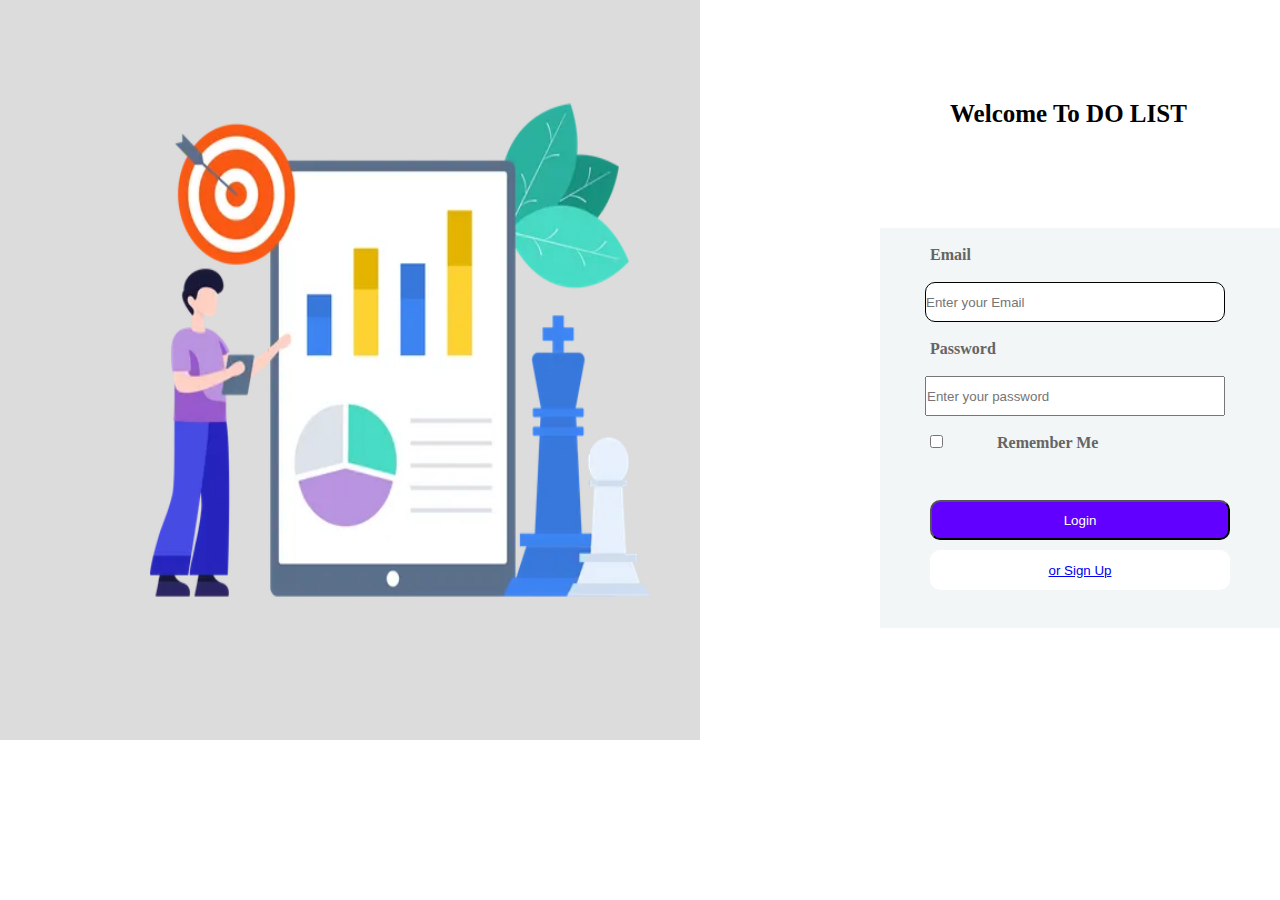
<file: Tasker/Index.html>
<!DOCTYPE html>
<html lang="en">
<head>
    <meta charset="UTF-8">
    <meta name="viewport" content="width=device-width, initial-scale=1.0">
    <link rel="stylesheet" href="./styles.css">
    <title>To Do List</title>
  
</head>
<body>
    <div class="main">
        <div id="main1">
            <img src="./2912087.webp" alt="">
        </div>
        <div id="main2">
        <span>Welcome To DO LIST</span>
        <div id="main2-1">
            <br><label>Email</label>
            <br><br><input type="text" id="email" placeholder="Enter your Email">
           <br> <br><label>Password</label>
           <br> <br><input type="text" id="password" placeholder="Enter your password">
           <br><br><input type="checkbox" id="vehicle1" name="vehicle1" value="Bike">
           <label>Remember Me</label>
           <br><br><button id="login-btn" onclick="login()">Login</button>
            <button id="signup-btn"><a href="./signup.html">or Sign Up</a></button>
        </div>
       
        </div>
    </div>


    <script>
      
    function login() {
        var email1 = document.getElementById("email").value;
        var password1 = document.getElementById("password").value;
       
        
        var storedUsers = JSON.parse(localStorage.getItem("storageArray"))||[];

        var user = storedUsers.find(user => user.email === email1 && user.password === password1);

        if (user) {
        alert('Login successful!');
        document.location.href='./task.html'
       
    } else {
        alert('Incorrect email or password.');
    }
        
        email1.value=' '
        password1.value=' '
       
         }
        
       
    
    </script>
</body>
</html>
</file>
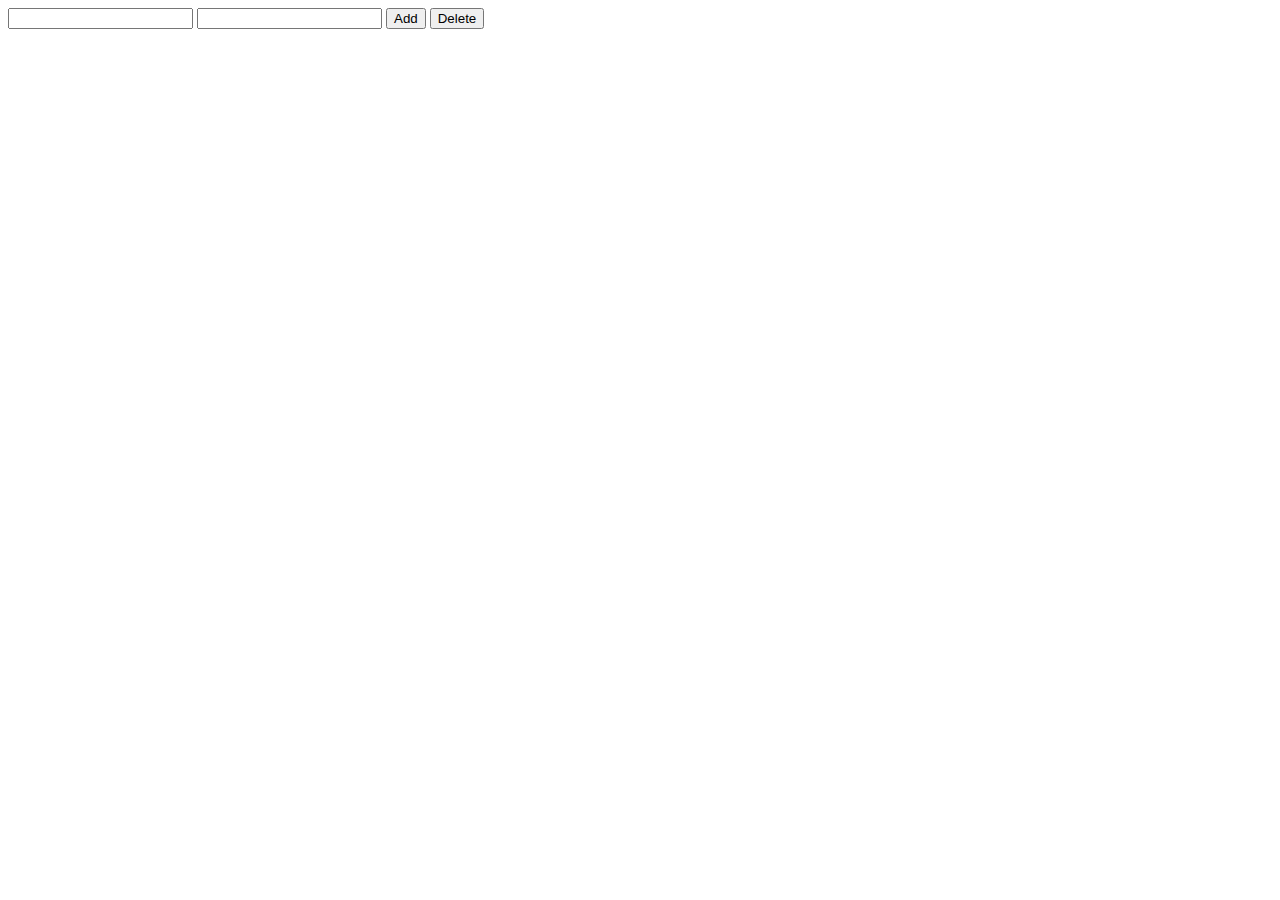
<file: Tasker/sampledemo.html>
<!DOCTYPE html>
<html lang="en">
<head>
    <meta charset="UTF-8">
    <meta name="viewport" content="width=device-width, initial-scale=1.0">
    <title>Document</title>
</head>
<body>
    <input type="text" id="data1">
    <input type="text" id="data2">
    <button onclick="add()">Add</button>
    <button onclick="deleteData()">Delete</button>

    <script>
        var data1=document.getElementById("data1")
        var data2=document.getElementById("data2")
        var token=localStorage.getItem("array")

        var array
        if(array==null){
            array=[]
        }else{
            array=JSON.parse(token)
        }
        function add(){
            // var array=[]
             var data1=document.getElementById("data1").value
            var data2=document.getElementById("data2").value
            
         
           array.push({
            name:data1,
            email:data2
           })
        //    console.log(array)
           localStorage.setItem("array",JSON.stringify(array))//convert to string json.stringify  string to object parse()
        
        }

        function deleteData(index){
                console.log("index:",index)
                let productList
                if(localStorage.getItem("productlist")==null){
                    productList=[]
                }
                else{
                    productList=JSON.parse(localStorage.getItem("productList"));
                }

                productList.splice(index,1);

                localStorage.setItem("productList",JSON.stringify(productList));
                console.log("productList",productList)
        }
    </script>
</body>
</html>
</file>
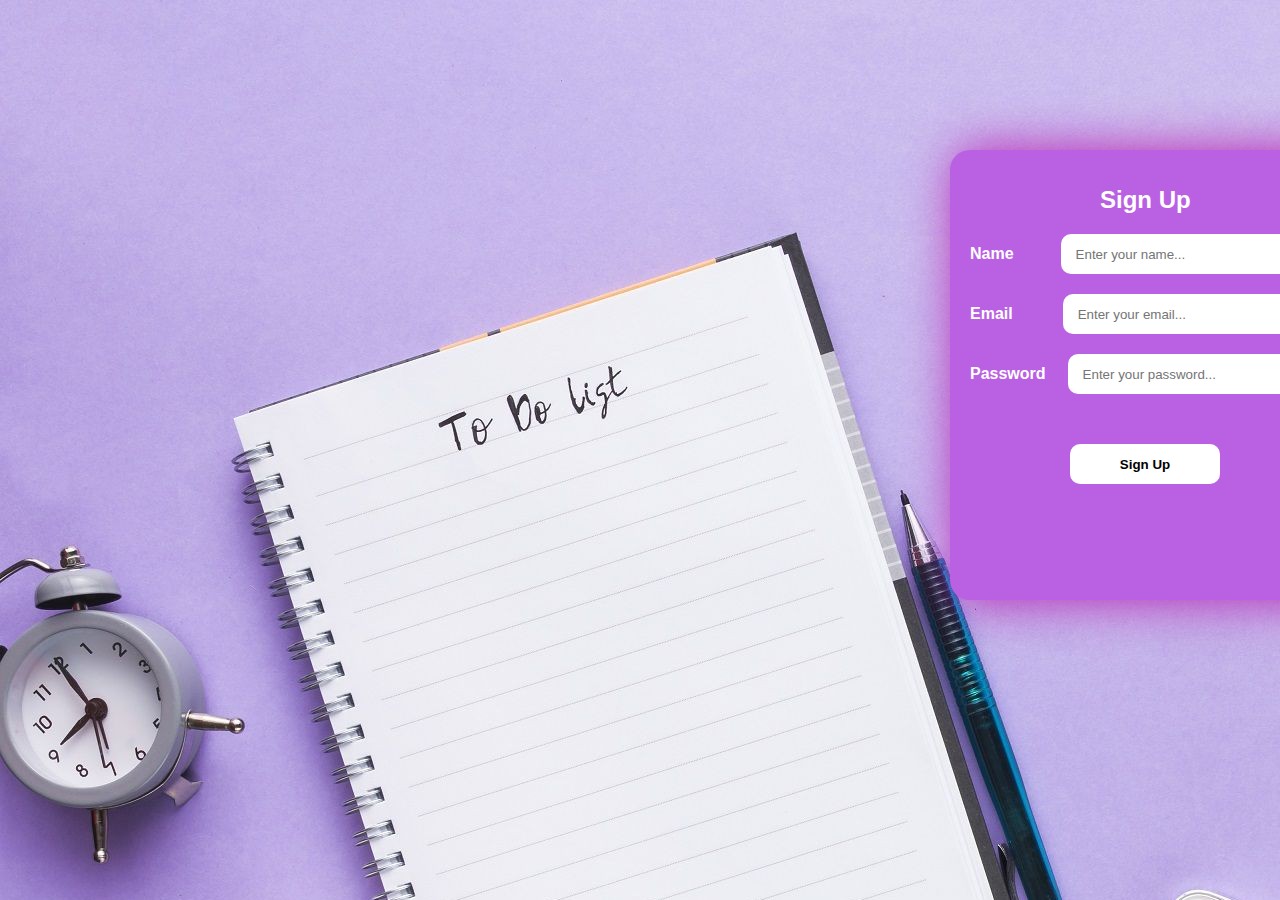
<file: Tasker/signup.html>
<!DOCTYPE html>
<html lang="en">
<head>
    <meta charset="UTF-8">
    <meta name="viewport" content="width=device-width, initial-scale=1.0">
    <link rel="stylesheet" href="./signip.css">
    <title>Document</title>
</head>
<body>
    <!-- <h1>Tasker</h1> -->
    <div class="container">
        <br><br><h2>Sign Up</h2>
        <span>Name</span><input type="text" id="input1" placeholder="Enter your name...">
        <br><span>Email</span><input type="email" id="input2" placeholder="Enter your email...">
        <br><span>Password</span><input type="password" id="input3" placeholder="Enter your password...">
         <br><button onclick="storeValues()">Sign Up</button>
   
    </div>
    <script>
        var name=document.getElementById("input1")
        var email=document.getElementById("input2")
        var password=document.getElementById("input3")
        var token=localStorage.getItem("storageArray")
        var storageArray
            if(storageArray==null){
                storageArray=[]
            }
            else{
                storageArray=JSON.parse(token)
            }
            
        function storeValues(){
            var name1=document.getElementById("input1").value
            var email1=document.getElementById("input2").value
            var password1=document.getElementById("input3").value
        
            storageArray.push({
                name:name1,
                email:email1,
                password:password1
            })
            storageArray.push(token)
            document.location.href='./Index.html'
           localStorage.setItem("storageArray",JSON.stringify(storageArray))
            // var get=localStorage.getItem('name')
            // console.log(get)

            name.value=''
            email.value=''
            password.value=''
        }

        
    </script>
</body>
</html>
</file>
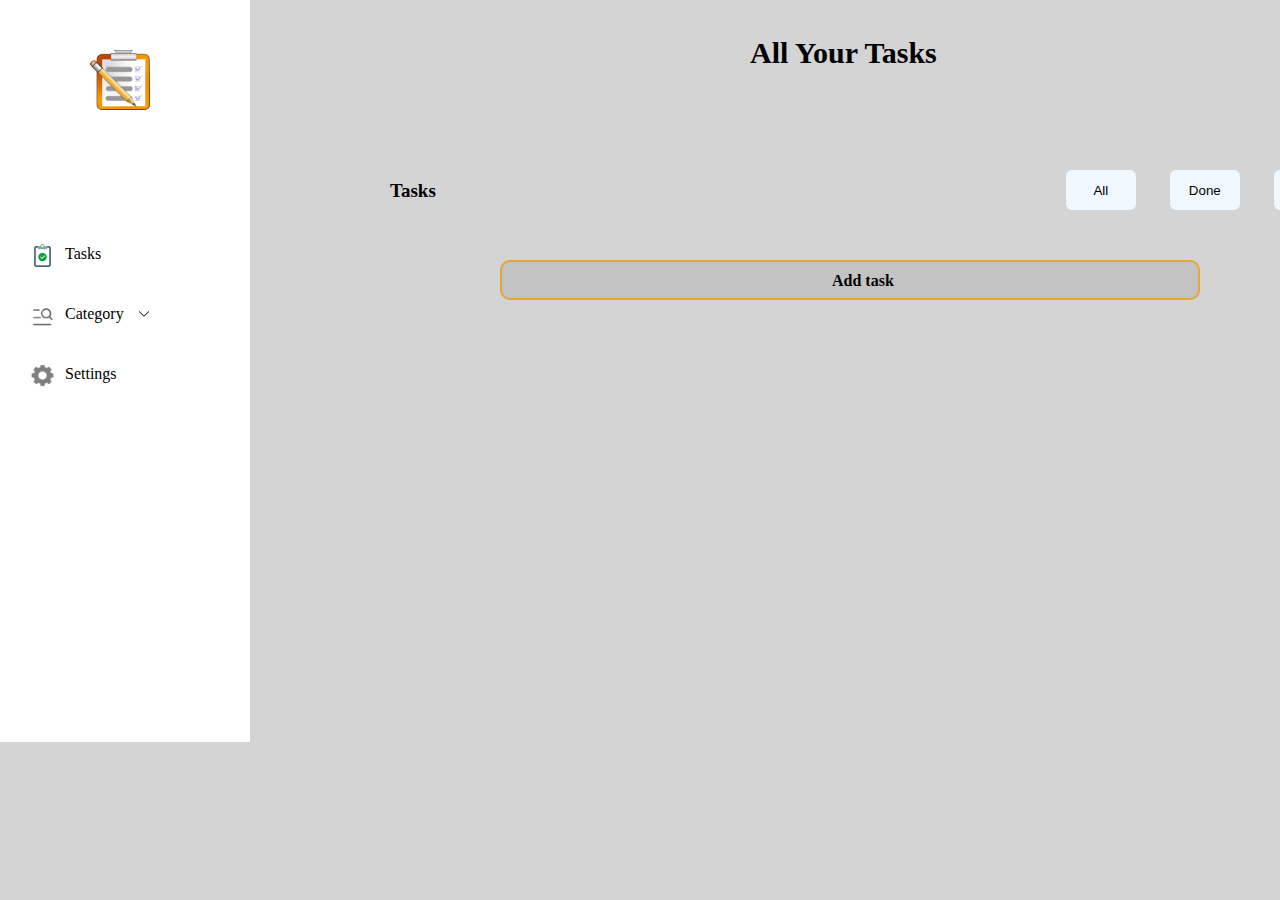
<file: Tasker/task.html>
<!DOCTYPE html>
<html lang="en">
<head>
    <meta charset="UTF-8">
    <meta name="viewport" content="width=device-width, initial-scale=1.0">
    <link rel="stylesheet" href="./task.css">
    <title>Tasks</title>
</head>
<body>
    <div id="main">
        <div id="main1">
            <img class="img1" src="./checklist-1295319_1280.webp" alt="">
            <li><img src="./Task-List-PNG-Download-Image.png" alt="">Tasks</li>
            <li><img src="./category.jpeg" alt="">Category <img class="img2" src="./down-arrow.svg" alt=""></li>
            <li><img src="./Settings-PNG-Free-Download.png" alt="">Settings</li>
        </div>
        <div id="main2">
         <br><br><span>All Your Tasks</span> 
         <div class="main2-1">
            <label>Tasks</label>
            <div class="task-btn">
               <button>All</button>
               <button>Done</button>
               <button>Not Done</button>
            </div>
            
         </div>  
         <div id="addButton" onclick="addTask()">
            <span>Add task</span>
        </div>
        </div>
        
       
    </div>
    
    <div id="overlay">
        
    </div>
    <div class="popUp">
        <br><Span class="sp1">Insert Name
        </Span>
        <br><input type="text" id="taskName" placeholder="Task Name">
        <br><br><span class="sp2">Select Category</span>
        <br><select name="category" id="category">
          <option value="School">School</option>
          <option value="College">College</option>
          <option value="Work">Work</option>
          <option value="None">None</option>
        </select>
        <button class="popUp-btn" onclick="taskAdd()">Add task</button>

  </div>
  <div id="tasksAdded">
            
  </div>
  

    <script >
        var overlay=document.getElementById("overlay")
var popup=document.querySelector(".popUp")
function addTask(){
    var overlay=document.getElementById("overlay")
    overlay.style.display='block'
    popup.style.display='block'
}


// var input=document.getElementById("taskName").value
// var selectInput=document.getElementById("category")
function taskAdd(){
    var input=document.getElementById("taskName").value
    var selectInput=document.getElementById("category").value
    if(input.length===0){
        alert("Type the task...")
    }
    
        var tasksAdded=document.getElementById("tasksAdded").innerHTML
        var token=localStorage.getItem(storedData)
        var storedData
        
    
    if(storedData==null){
            storedData=[]
        }
        else{
            storedData=JSON.parse(token)
        }
        function storedData(){
            storedData.push({
                taskName:input,
                SelectedValue:selectInput
            })
        }
        storedData()
        localStorage.setItem("storedData",storedData)
        location.reload()
        return tasksAdded=`<div class="tasks-list">
        <span>${input.value}</span> <button>Delete</button>
        <br> <label>${selectInput.value}</label>

</div>`



    overlay.style.display='none'
    popup.style.display='none'
    
}


    </script>
</body>
</html>
</file>
<file: Tasker/styles.css>
*{
    margin: 0px;
    padding: 0px;
    box-sizing: border-box;
}

.main{
    display: flex;
    
}
#main1{
    height: 740px;
   width: 750px;
   background-color: gainsboro;
}
#main1 img{
   height: 600px;
   width: 600px;
   
   margin-left: 100px;
   margin-top: 50px;

}

#main2 span{
    margin-left: 250px;
    position: relative;
    top: 100px;
    font-size: 25px;
    font-weight: bold;
}

#main2-1{
    margin-top: 200px;
    margin-left: 180px;
    height: 400px;
    width: 400px;
    background-color: rgb(242, 246, 246);
    align-items: center;
}
#main2-1 label{
    font-size: 16px;
    font-weight: bold;
    position: relative;
    left: 50px;
    color: rgb(101, 101, 101);
}
 #login-btn{
    margin-top: 30px;
    margin-left: 50px;
    height: 40px;
    width: 300px;
    border-radius: 10px;
    background-color: rgb(98, 0, 255);
    color: white;
    font-size: bold;
}
#email{
    height: 40px;
    width: 300px;
    position: relative;
    left: 45px;
    outline: none;
    border-radius: 10px;
    border: 0.5px solid;
}
#password{
    height: 40px;
    width: 300px;
    position: relative;
    left: 45px;
}
#vehicle1{
    margin-left: 50px;
}
#main2-1 #label1{
    font-size: 16px;
    font-weight: bold;
    position: relative;
    margin-left: 0px;
    
    color: rgb(101, 101, 101);
}
#signup-btn{
    margin-top: 10px;
    margin-left: 50px;
    height: 40px;
    width: 300px;
    border-radius: 10px;
    background-color: rgb(255, 255, 255);
    color: rgb(0, 0, 0);
    font-size: bold;
    border: none;
}
</file>
<file: Tasker/signip.css>
*{
    margin: 0px;
    padding: 0px;
    box-sizing: border-box;
}

body{
    /* margin: 100px auto; */
    background-image: url('./bg.jpg');
}
h1{
    color: rgb(255, 255, 255);
    font-weight: bolder;
    position: relative;
    top: 100px;
    left: 70px;
    font-family: 'Lucida Sans', 'Lucida Sans Regular', 'Lucida Grande', 'Lucida Sans Unicode', Geneva, Verdana, sans-serif;
}
.container{
  height: 450px;
  width: 400px;
  background-color: rgb(186, 96, 227);
  border-radius: 20px;
  margin-left: 950px;
  margin-top: 150px;
  box-shadow: 5px 0px 50px rgb(185, 31, 182);
}

.container h2{
    margin-left: 150px;
    color: white;
    font-weight: bold;
    font-family: 'Franklin Gothic Medium', 'Arial Narrow', Arial, sans-serif;
}

.container span{
    margin-left: 20px;
    color: white;
    font-weight: bold;
    font-family: 'Segoe UI', Tahoma, Geneva, Verdana, sans-serif;
}

#input1{
    height: 40px;
    width:250px;
    margin-left: 47px;
    margin-top: 20px;
    outline: none;
    border-radius: 10px;
    border: none;
    padding: 15px;
    
}
#input2{
    height: 40px;
    width:250px;
    margin-left: 50px;
    margin-top: 20px;
    outline: none;
    border-radius: 10px;
    border: none;
    padding: 15px;
}
#input3{
    height: 40px;
    width:250px;
    margin-left: 22px;
    margin-top: 20px;
    outline: none;
    border-radius: 10px;
    border: none;
    padding: 15px;
}
.container button{
    height: 40px;
    width: 150px;
    background-color: white;
    border: none;
    border-radius: 10px;
    color: black;
    font-weight: bold;
    margin-left: 120px;
    margin-top: 50px;

    
}
.container button:hover{
    background-color: rgb(204, 32, 164);
    color: white;
}
</file>
<file: Tasker/task.css>
*{
    margin: 0px;
    padding: 0px;
    box-sizing: border-box;
}
body{
    background-color: rgb(212, 212, 212);
}
#main{
    display: flex;
}
#main1{
    height: 742px;
    width: 250px;
    background-color: rgb(255, 255, 255);
    
}
#main1 .img1{
 height: 60px;
 width: 60px;
 margin-top: 50px;
 margin-left: 90px;
}
#main1 li{
    list-style-type: none;
    margin-top: 20px;
    position: relative;
    top: 100px;
    left: 40px;
    width: 200px;
    height: 40px;
    display: flex;
    align-items: center;
}
#main1 li img{
    height: 25px;
    width: 25px;
    position: relative;
    top: 2px;
    right: 10px;
}
#main1 li .img2{
    height: 10px;
    width: 20px;
    position: relative;
    top: 0px;
    left: 10px;
}

#main1 li:hover{
    background-color: rgb(190, 190, 190);
}

 #main2 span{
    font-size: 30px;
    font-weight: bold;
   margin-top: 70px;
   margin-left: 500px;
} 
.main2{
    height: 742px;
    width: 1330px;
    
}
.main2-1{
    display: flex;
}

.task-btn button{
    height: 40px;
    width: 70px;
    margin-left: 30px;
    background-color: aliceblue;
    border: none;
    border-radius: 6px;
}
.main2-1 label{
    position: relative;
    top: 10px;
    font-size: 19px;
    font-weight: bold;
    color: rgb(0, 0, 0);
}

.main2-1{
    margin-top: 100px;
    margin-left: 140px;
}

.task-btn{
    position: relative;
    left: 600px;
}

#addButton {
    height: 40px;
    width: 700px;
    background-color: rgb(195, 195, 195);
    margin-top: 50px;
    margin-left: 250px;
    border-radius: 10px;
    border: 2px solid rgb(230, 167, 50);
    cursor: pointer;
}

#addButton span{
    font-size: 16px;
    margin-left: 330px;
    /* margin-top: 20px; */
    position: relative;
    top: 10px;
    /* color: white; */
    font-weight: bold;
    
}

.popUp{
    height: 300px;
    width: 300px;
    background-color: white;
    display: none;
    margin-left: 100px;
}

.popUp .sp1{
    font-size: 24px;
    margin-left: 30px;
}
.popUp .sp2{
    font-size: 20px;
    margin-left: 30px;
}
.popUp #taskName{
    height: 35px;
    width: 200px;
    margin-left: 30px;
    border: none;
    padding: 20px;
}
.popUp select {
    height: 35px;
    width: 200px;
    margin-left: 30px;
    font-weight: bold;
}
.popUp {
    /* display: none; */
    position: fixed;
    top: 50%;
    left: 50%;
    transform: translate(-50%, -50%);
    padding: 20px;
    background-color: #fff;
    border: 1px solid #ccc;
    box-shadow: 0 4px 8px
        rgba(0, 0, 0, 0.1);
    z-index: 1000;
}

#overlay {
    display: none;
    position: fixed;
    top: 0;
    left: 0;
    width: 100%;
    height: 100%;
    background: rgba(0, 0, 0, 0.5);
    z-index: 999;
}
.popUp-btn{
    height: 40px;
    width: 100px;
    margin-left: 70px;
    margin-top: 30px;
    border-radius: 10px;
    border: none;
    background-color: rgb(0, 204, 255);
    color: rgb(255, 255, 255);
    font-weight: bold;
    
}

#tasksAdded{
    height: 40px;
    width: 700px;
    background-color: rgb(195, 195, 195);
    margin-top: 50px;
    margin-left: 250px;
    border-radius: 10px;
    border: 2px solid rgb(230, 167, 50);
    cursor: pointer;
    position: relative;
    top: -450px;
    left: 250px;
    display: none;
}

.tasks-list{
    height: 70px;
    width: 500px;
    background-color: rgb(31, 205, 40);
    margin-left: 600px;
    border-radius: 10px;
    margin-top: -400px;
}
.tasks-list span{
    color: rgb(74, 74, 74);
    font-size: 22px;
    font-family: 'Franklin Gothic Medium', 'Arial Narrow', Arial, sans-serif;
    margin-top: 10px;
    margin-left: 20px;
}
.tasks-list label{
    color: rgb(0, 0, 0);
    font-size: 16px;
    font-family: 'Lucida Sans', 'Lucida Sans Regular', 'Lucida Grande', 'Lucida Sans Unicode', Geneva, Verdana, sans-serif;
    margin-left: 20px;
}

.tasks-list button{
    height: 30px;
    width: 70px;
    background-color: white;
    color: green;
    border: none;
    outline: none;
    margin-left: 250px;
    position: relative;
    top: 20px;
    border-radius: 10px;
}
</file>
